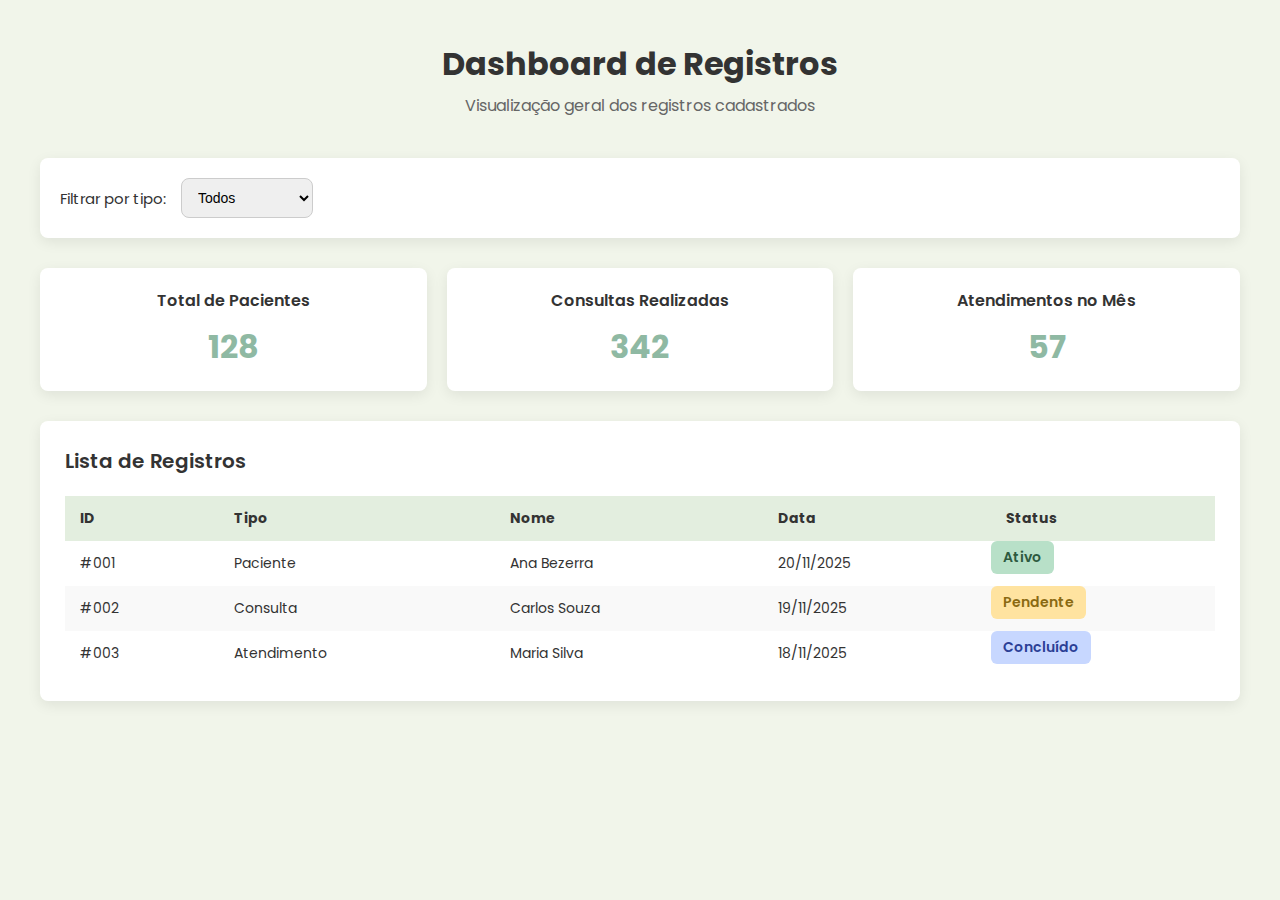
<file: tais-main/dashboard.html>
<!DOCTYPE html>
<html lang="pt-BR">
<head>
    <meta charset="UTF-8">
    <meta name="viewport" content="width=device-width, initial-scale=1.0">
    <title>Dashboard - Registros</title>
    <link rel="stylesheet" href="dashboard.css">
    <link href="https://fonts.googleapis.com/css2?family=Poppins:wght@300;400;500;600;700&display=swap" rel="stylesheet">
</head>
<body>

    <header>
        <h1>Dashboard de Registros</h1>
        <p>Visualização geral dos registros cadastrados</p>
    </header>

    <!-- FILTRO -->
    <section class="filter-box">
        <label for="tipo">Filtrar por tipo:</label>
        <select id="tipo">
            <option value="todos">Todos</option>
            <option value="pacientes">Pacientes</option>
            <option value="consultas">Consultas</option>
            <option value="atendimentos">Atendimentos</option>
        </select>
    </section>

    <!-- CARDS -->
    <section class="cards">
        <div class="card">
            <h3>Total de Pacientes</h3>
            <p class="number">128</p>
        </div>

        <div class="card">
            <h3>Consultas Realizadas</h3>
            <p class="number">342</p>
        </div>

        <div class="card">
            <h3>Atendimentos no Mês</h3>
            <p class="number">57</p>
        </div>
    </section>

    <!-- TABELA -->
    <section class="table-section">
        <h2>Lista de Registros</h2>

        <table>
            <thead>
                <tr>
                    <th>ID</th>
                    <th>Tipo</th>
                    <th>Nome</th>
                    <th>Data</th>
                    <th>Status</th>
                </tr>
            </thead>

            <tbody>
                <tr>
                    <td>#001</td>
                    <td>Paciente</td>
                    <td>Ana Bezerra</td>
                    <td>20/11/2025</td>
                    <td class="status ativo">Ativo</td>
                </tr>

                <tr>
                    <td>#002</td>
                    <td>Consulta</td>
                    <td>Carlos Souza</td>
                    <td>19/11/2025</td>
                    <td class="status pendente">Pendente</td>
                </tr>

                <tr>
                    <td>#003</td>
                    <td>Atendimento</td>
                    <td>Maria Silva</td>
                    <td>18/11/2025</td>
                    <td class="status concluido">Concluído</td>

                </tr>
            </tbody>
        </table>
    </section>

</body>
</html>
</file>
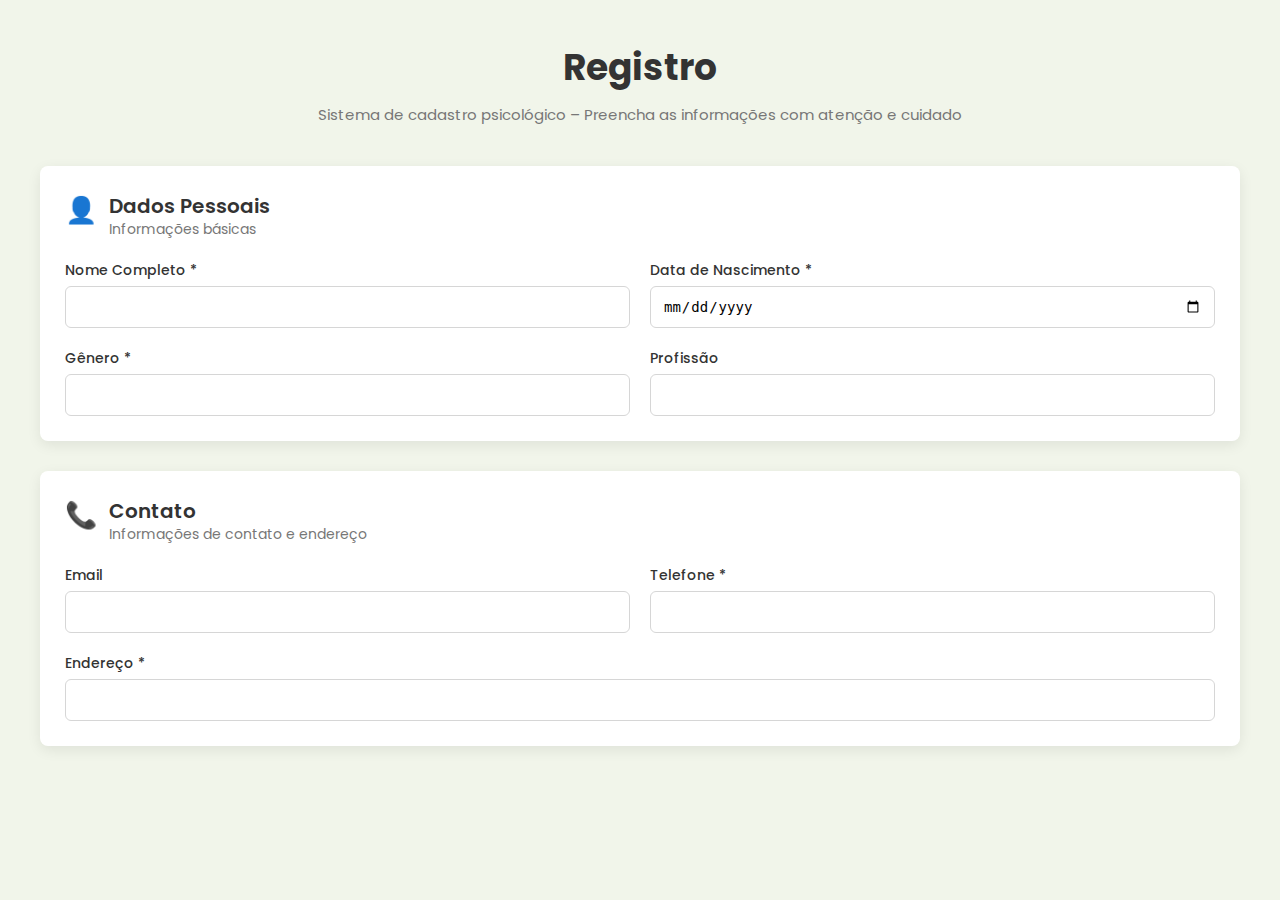
<file: tais-main/registro.html>
<!DOCTYPE html>
<html lang="pt-BR">
<head>
    <meta charset="UTF-8">
    <meta name="viewport" content="width=device-width, initial-scale=1.0">
    <title>Registro de Paciente</title>
    <link rel="stylesheet" href="registro.css">
    <link href="https://fonts.googleapis.com/css2?family=Poppins:wght@300;400;500;600;700&display=swap" rel="stylesheet">
</head>
<body>

    <div class="container">

        <h1 class="title">Registro</h1>
        <p class="subtitle">
            Sistema de cadastro psicológico – Preencha as informações com atenção e cuidado
        </p>

        <div class="card">
            <div class="card-header">
                <span class="icon">👤</span>
                <div>
                    <h2>Dados Pessoais</h2>
                    <p>Informações básicas </p>
                </div>
            </div>

            <div class="form-grid">
                <div class="form-group">
                    <label>Nome Completo *</label>
                    <input type="text">
                </div>

                <div class="form-group">
                    <label>Data de Nascimento *</label>
                    <input type="date">
                </div>

                <div class="form-group">
                    <label>Gênero *</label>
                    <input type="text">
                </div>

                <div class="form-group">
                    <label>Profissão</label>
                    <input type="text">
                </div>
            </div>
        </div>

        <div class="card">
            <div class="card-header">
                <span class="icon">📞</span>
                <div>
                    <h2>Contato</h2>
                    <p>Informações de contato e endereço</p>
                </div>
            </div>

            <div class="form-grid">
                <div class="form-group">
                    <label>Email</label>
                    <input type="email">
                </div>

                <div class="form-group">
                    <label>Telefone *</label>
                    <input type="text">
                </div>

                <div class="form-group full">
                    <label>Endereço *</label>
                    <input type="text">


                </div>
            </div>
        </div>

    </div>

</body>
</html>
</file>
<file: tais-main/dashboard.css>
*{
    margin:0;
    padding:0;
    box-sizing:border-box;
}

body{
    font-family:'Poppins', sans-serif;
    background:#f1f5ea;
    padding:40px;
    color:#333;
}

/* HEADER */
header{
    text-align:center;
    margin-bottom:40px;
}

header h1{
    font-size:32px;
    font-weight:700;
}

header p{
    color:#666;
    margin-top:5px;
}

/* FILTRO */
.filter-box{
    width:100%;
    background:white;
    padding:20px;
    border-radius:8px;
    box-shadow:0 4px 14px rgba(0,0,0,0.08);
    margin-bottom:30px;
    display:flex;
    align-items:center;
    gap:15px;
    font-size:15px;
}

.filter-box select{
    padding:10px 12px;
    border:1px solid #ccc;
    border-radius:8px;
    font-size:14px;
}

/* CARDS */
.cards{
    display:grid;
    grid-template-columns:repeat(3, 1fr);
    gap:20px;
    margin-bottom:30px;
}

.card{
    background:white;
    padding:20px;
    border-radius:8px;
    box-shadow:0 4px 14px rgba(0,0,0,0.08);
    text-align:center;
}

.card h3{
    font-size:16px;
    font-weight:600;
    margin-bottom:10px;
}

.number{
    font-size:32px;
    font-weight:700;
    color:#8fb9a3;
}

/* TABELA */
.table-section{
    background:white;
    padding:25px;
    border-radius:8px;
    box-shadow:0 4px 14px rgba(0,0,0,0.08);
}

.table-section h2{
    margin-bottom:20px;
    font-size:20px;
    font-weight:600;
}

table{
    width:100%;
    border-collapse:collapse;
}

thead{
    background:#e3eedf;
}

th, td{
    padding:12px 15px;
    text-align:left;
    font-size:14px;
}

tbody tr:nth-child(even){
    background:#f9f9f9;
}

/* STATUS */
.status{
    padding:6px 12px;
    border-radius:6px;
    font-weight:600;
    text-align:center;
    display:inline-block;
}

.ativo{
    background:#b8e0c8;
    color:#2d5a3f;
}

.pendente{
    background:#ffe3a0;
    color:#8a6a12;
}

.concluido{
    background:#c7d7ff;
    color:#2b3f96;
}

/* RESPONSIVO */
@media(max-width:900px){
    .cards{
        grid-template-columns:1fr;
    }
}
</file>
<file: tais-main/registro.css>
*{
    margin:0;
    padding:0;
    box-sizing:border-box;
}

body{
    font-family:'Poppins', sans-serif;
    background:#f1f5ea;
    padding:40px;
    color:#333;
}

/* Cabeçalho */
.title{
    text-align:center;
    font-size:36px;
    font-weight:700;
    margin-bottom:8px;
}

.subtitle{
    text-align:center;
    font-size:15px;
    color:#777;
    margin-bottom:40px;
}

/* Cards */
.card{
    width:100%;
    background:white;
    border-radius:8px;
    box-shadow:0 4px 14px rgba(0,0,0,0.08);
    padding:25px;
    margin-bottom:30px;
}

.card-header{
    display:flex;
    gap:12px;
    align-items:flex-start;
    margin-bottom:20px;
}

.card-header h2{
    font-size:20px;
    font-weight:600;
}

.card-header p{
    font-size:14px;
    color:#777;
    margin-top:-2px;
}

.icon{
    font-size:26px;
}

/* Form grid */
.form-grid{
    display:grid;
    grid-template-columns:1fr 1fr;
    gap:20px;
}

.form-group{
    display:flex;
    flex-direction:column;
}

.form-group.full{
    grid-column:1 / 3;
}

label{
    font-size:14px;
    font-weight:500;
    margin-bottom:5px;
}

input{
    height:42px;
    padding:10px 12px;
    border-radius:6px;
    border:1px solid #d6d6d6;
    font-size:14px;
    outline:none;
}

input:focus{
    border-color:#8fb9a3;
}

/* Responsivo */
@media (max-width:780px){
    .form-grid{
        grid-template-columns:1fr;
    }
    .form-group.full{
        grid-column:1;
    }
}
</file>
